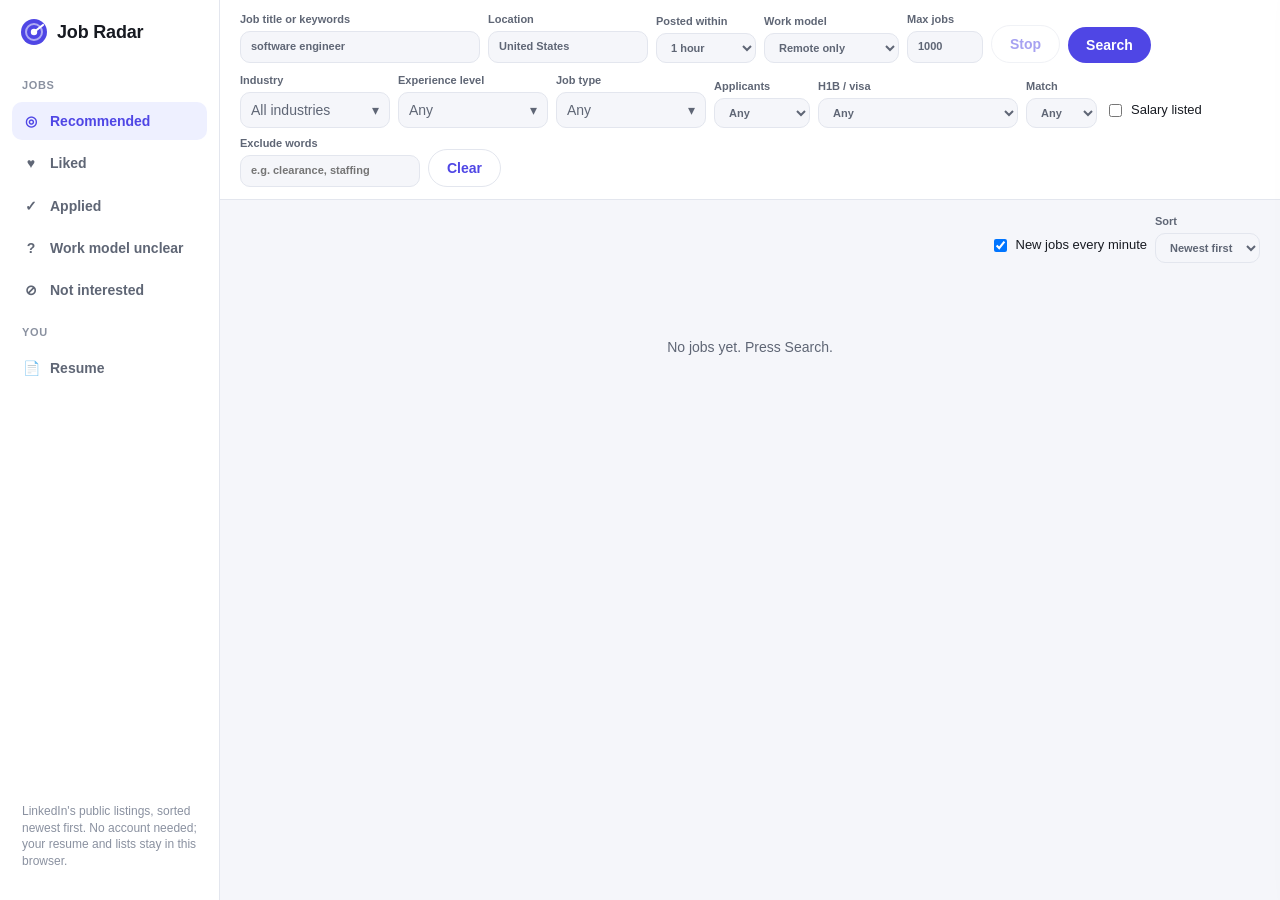
<file: website/index.html>
<!doctype html>
<html lang="en">
<head>
<meta charset="utf-8">
<meta name="viewport" content="width=device-width, initial-scale=1">
<title>Job Radar</title>
<style>
  :root {
    --bg: #f5f6fa; --card: #ffffff; --fg: #171a21; --muted: #5f6675; --faint: #8a91a0; --border: #e3e6ee;
    --accent: #4f46e5; --accent-fg: #ffffff; --accent-soft: #eef0ff;
    --strong: #0f9f6e; --strong-soft: #e3f6ee; --good: #2f6fed; --good-soft: #e8f0ff; --fair: #8a91a0; --fair-soft: #f0f1f5;
    --warn: #c2410c; --warn-soft: #fff1e8; --like: #e11d48; --like-soft: #ffe8ee;
    --track: #e9ebf2; --shadow: 0 1px 2px rgba(20,24,40,.05), 0 4px 16px rgba(20,24,40,.06);
  }
  @media (prefers-color-scheme: dark) {
    :root {
      --bg: #0f1116; --card: #181b22; --fg: #eceef3; --muted: #a3aab8; --faint: #7d8493; --border: #2a2f3a;
      --accent: #8b85ff; --accent-fg: #0f1116; --accent-soft: #23234a;
      --strong: #34d399; --strong-soft: #10332a; --good: #6ea0ff; --good-soft: #1a2a4d; --fair: #8a91a0; --fair-soft: #232731;
      --warn: #fb923c; --warn-soft: #3a2414; --like: #fb7185; --like-soft: #3d1a24;
      --track: #2a2f3a; --shadow: 0 1px 2px rgba(0,0,0,.3), 0 4px 16px rgba(0,0,0,.25);
    }
  }
  * { box-sizing: border-box; }
  html, body { height: 100%; }
  body { margin: 0; background: var(--bg); color: var(--fg); font: 14px/1.45 -apple-system, BlinkMacSystemFont, "Segoe UI", sans-serif; }
  button, input, select, textarea { font: inherit; color: inherit; }
  a { color: inherit; }
  .app { display: grid; grid-template-columns: 220px 1fr; height: 100%; }

  /* ---- sidebar ---- */
  .side { background: var(--card); border-right: 1px solid var(--border); padding: 18px 12px; display: flex; flex-direction: column; gap: 4px; overflow-y: auto; }
  .brand { display: flex; align-items: center; gap: 9px; font-weight: 800; font-size: 18px; padding: 0 8px 16px; letter-spacing: -.01em; }
  .brand svg { flex: none; }
  .side-h { font-size: 11px; font-weight: 700; text-transform: uppercase; letter-spacing: .06em; color: var(--faint); padding: 12px 10px 4px; }
  .tab, .side-btn { display: flex; align-items: center; gap: 10px; width: 100%; border: 0; background: transparent; color: var(--muted); font-weight: 600; padding: 9px 10px; border-radius: 10px; cursor: pointer; text-align: left; }
  .tab:hover, .side-btn:hover { background: var(--bg); color: var(--fg); }
  .tab.on { background: var(--accent-soft); color: var(--accent); }
  .tab .ico, .side-btn .ico { width: 18px; text-align: center; }
  .tab .count { margin-left: auto; font-size: 12px; color: var(--faint); font-weight: 700; }
  .tab.on .count { color: var(--accent); }
  .side-note { margin-top: auto; font-size: 12px; color: var(--faint); padding: 12px 10px 0; line-height: 1.4; }

  /* ---- main: search, filters, feed ---- */
  .main { min-width: 0; display: flex; flex-direction: column; height: 100%; }
  .topbar { background: var(--card); border-bottom: 1px solid var(--border); padding: 12px 20px; display: grid; gap: 10px; }
  .row { display: flex; flex-wrap: wrap; gap: 8px; align-items: end; }
  label { display: flex; flex-direction: column; gap: 3px; font-weight: 600; font-size: 11px; color: var(--muted); }
  input[type=text], input[type=number], select, textarea { background: var(--bg); border: 1px solid var(--border); border-radius: 10px; padding: 7px 10px; min-width: 0; }
  input:focus, select:focus, textarea:focus { outline: 2px solid var(--accent); outline-offset: -1px; }
  #keywords { width: 240px; } #location { width: 160px; } #max { width: 76px; } #exclude { width: 180px; }
  .check { flex-direction: row; align-items: center; gap: 6px; font-size: 13px; color: var(--fg); font-weight: 500; padding-bottom: 8px; }
  .btn { font-weight: 700; border: 0; border-radius: 999px; padding: 8px 18px; cursor: pointer; background: var(--accent); color: var(--accent-fg); }
  .btn.ghost { background: transparent; color: var(--accent); border: 1px solid var(--border); }
  .btn:disabled { opacity: .5; cursor: default; }
  .filters select { max-width: 200px; }
  .field { display: flex; flex-direction: column; gap: 3px; font-weight: 600; font-size: 11px; color: var(--muted); }
  .ms { position: relative; }
  .ms-btn { position: relative; min-width: 150px; max-width: 230px; text-align: left; background: var(--bg); border: 1px solid var(--border); border-radius: 10px; padding: 7px 28px 7px 10px; cursor: pointer; font-size: 14px; font-weight: 500; white-space: nowrap; overflow: hidden; text-overflow: ellipsis; }
  .ms-btn::after { content: '▾'; position: absolute; right: 10px; color: var(--muted); }
  .ms.on .ms-btn { border-color: var(--accent); color: var(--accent); font-weight: 700; }
  .ms-panel { position: absolute; top: calc(100% + 4px); left: 0; z-index: 30; background: var(--card); border: 1px solid var(--border); border-radius: 12px; box-shadow: 0 8px 28px rgba(10,12,20,.18); padding: 6px; min-width: 250px; max-height: 340px; overflow-y: auto; }
  .ms-opt { flex-direction: row; align-items: center; gap: 8px; padding: 6px 8px; border-radius: 8px; font-size: 13px; color: var(--fg); font-weight: 500; cursor: pointer; }
  .ms-opt:hover { background: var(--bg); }
  .ms-opt input { margin: 0; accent-color: var(--accent); }
  .ms-foot { display: flex; justify-content: space-between; align-items: center; border-top: 1px solid var(--border); margin-top: 4px; padding: 6px 4px 2px; font-size: 12px; color: var(--muted); }
  .ms-foot button { border: 0; background: none; color: var(--accent); font-weight: 700; cursor: pointer; padding: 2px 4px; }
  .ms-empty { padding: 8px; color: var(--muted); font-size: 13px; }
  .feed-head { display: flex; align-items: center; justify-content: space-between; gap: 10px; padding: 14px 20px 6px; flex-wrap: wrap; }
  #status { font-size: 13px; color: var(--muted); }
  #status.warn { color: var(--warn); }
  #list { list-style: none; margin: 0; padding: 6px 20px 40px; overflow-y: auto; flex: 1; display: grid; gap: 12px; align-content: start; }
  .empty { color: var(--muted); text-align: center; padding: 48px 12px; }

  /* ---- job card ---- */
  .card { background: var(--card); border: 1px solid var(--border); border-radius: 16px; padding: 16px 18px; display: grid; grid-template-columns: 52px 1fr 150px; gap: 0 16px; cursor: pointer; box-shadow: var(--shadow); max-width: 1100px; }
  .card:hover { border-color: var(--accent); }
  .card.sel { border-color: var(--accent); box-shadow: 0 0 0 1px var(--accent) inset, var(--shadow); }
  .logo { width: 52px; height: 52px; border-radius: 12px; object-fit: contain; background: #fff; border: 1px solid var(--border); }
  .logo.blank { display: grid; place-items: center; font-weight: 800; font-size: 20px; color: var(--muted); background: var(--bg); }
  .logo.big { width: 60px; height: 60px; }
  .c-body { min-width: 0; }
  .c-top { display: flex; flex-wrap: wrap; gap: 6px; align-items: center; margin-bottom: 4px; }
  .time { font-size: 12px; font-weight: 700; color: var(--accent); background: var(--accent-soft); border-radius: 999px; padding: 2px 9px; }
  .ctitle { font-size: 17px; font-weight: 750; line-height: 1.3; margin: 2px 0; }
  .co { color: var(--muted); font-weight: 600; }
  .facts { display: grid; grid-template-columns: repeat(auto-fill, minmax(150px, 1fr)); gap: 6px 14px; margin-top: 10px; color: var(--fg); font-size: 13px; }
  .fact { display: flex; gap: 6px; align-items: center; min-width: 0; }
  .fact span:last-child { overflow: hidden; text-overflow: ellipsis; white-space: nowrap; }
  .fact .fi { color: var(--faint); width: 16px; text-align: center; flex: none; }
  .c-foot { display: flex; flex-wrap: wrap; gap: 6px; margin-top: 12px; padding-top: 10px; border-top: 1px dashed var(--border); align-items: center; }
  .c-side { display: flex; flex-direction: column; align-items: center; justify-content: space-between; gap: 10px; border-left: 1px solid var(--border); padding-left: 16px; }
  .c-actions { display: flex; gap: 6px; align-items: center; justify-content: center; flex-wrap: wrap; }
  .icon-btn { width: 34px; height: 34px; border-radius: 50%; border: 1px solid var(--border); background: var(--card); cursor: pointer; display: grid; place-items: center; font-size: 15px; color: var(--muted); }
  .icon-btn:hover { border-color: var(--accent); color: var(--fg); }
  .icon-btn.on-like { background: var(--like-soft); color: var(--like); border-color: transparent; }
  .apply { font-weight: 700; border-radius: 999px; padding: 7px 14px; background: var(--accent); color: var(--accent-fg); text-decoration: none; font-size: 13px; white-space: nowrap; }

  /* ---- tags ---- */
  .tag { font-size: 12px; border-radius: 999px; padding: 2px 9px; background: var(--bg); border: 1px solid var(--border); color: var(--fg); white-space: nowrap; }
  .tag.new { color: var(--strong); background: var(--strong-soft); border-color: transparent; font-weight: 800; }
  .tag.liked { color: var(--like); background: var(--like-soft); border-color: transparent; font-weight: 700; }
  .tag.applied { color: var(--strong); background: var(--strong-soft); border-color: transparent; font-weight: 700; }
  .tag.ind { color: var(--accent); background: var(--accent-soft); border-color: transparent; font-weight: 600; }
  .tag.muted { color: var(--muted); }
  .tag.early, .tag.wp-remote, .tag.visa-yes, .tag.have { color: var(--strong); background: var(--strong-soft); border-color: transparent; font-weight: 600; }
  .tag.wp-hybrid, .tag.wp-onsite, .tag.visa-no, .tag.visa-clearance { color: var(--warn); background: var(--warn-soft); border-color: transparent; font-weight: 600; }
  .tag.miss { color: var(--muted); border-style: dashed; }

  /* ---- match ring ---- */
  .ring { --p: 0; --c: var(--fair); width: 86px; height: 86px; border-radius: 50%; display: grid; place-items: center; background: conic-gradient(var(--c) calc(var(--p) * 1%), var(--track) 0); flex: none; }
  .ring::before { content: ''; grid-area: 1 / 1; width: 70px; height: 70px; border-radius: 50%; background: var(--card); }
  .ring b { grid-area: 1 / 1; font-size: 20px; font-weight: 800; z-index: 1; color: var(--c); }
  .ring.strong { --c: var(--strong); } .ring.good { --c: var(--good); } .ring.fair { --c: var(--fair); }
  .ring.none b { font-size: 13px; color: var(--faint); }
  .ring.sm { width: 64px; height: 64px; } .ring.sm::before { width: 52px; height: 52px; } .ring.sm b { font-size: 16px; }
  .mlabel { font-size: 10.5px; font-weight: 800; letter-spacing: .06em; text-transform: uppercase; text-align: center; }
  .mlabel.strong { color: var(--strong); } .mlabel.good { color: var(--good); } .mlabel.fair { color: var(--fair); }
  .mlabel button { border: 0; background: none; color: var(--accent); font: inherit; cursor: pointer; padding: 0; text-transform: none; letter-spacing: 0; font-size: 12px; font-weight: 700; }

  /* ---- detail drawer ---- */
  .scrim { position: fixed; inset: 0; background: rgba(10,12,20,.35); opacity: 0; pointer-events: none; transition: opacity .15s; z-index: 9; }
  body.reading .scrim { opacity: 1; pointer-events: auto; }
  .drawer { position: fixed; top: 0; right: 0; bottom: 0; width: min(680px, 100vw); background: var(--bg); border-left: 1px solid var(--border); box-shadow: -8px 0 30px rgba(10,12,20,.18); transform: translateX(105%); transition: transform .2s ease; z-index: 10; overflow-y: auto; padding: 18px 24px 48px; }
  body.reading .drawer { transform: none; }
  .d-close { position: sticky; top: 0; float: right; z-index: 2; }
  .d-head { display: grid; grid-template-columns: 60px 1fr; gap: 6px 16px; align-items: start; background: var(--card); border: 1px solid var(--border); border-radius: 16px; padding: 18px; box-shadow: var(--shadow); }
  .d-head h2 { margin: 2px 0; font-size: 22px; line-height: 1.25; }
  .d-head .facts { grid-column: 1 / -1; }
  .d-head .c-foot { grid-column: 1 / -1; }
  .d-actions { grid-column: 1 / -1; display: flex; flex-wrap: wrap; gap: 8px; margin-top: 12px; }
  .act { border: 1px solid var(--border); background: var(--card); border-radius: 999px; padding: 8px 16px; font-weight: 700; cursor: pointer; text-decoration: none; }
  .act.primary { background: var(--accent); color: var(--accent-fg); border-color: var(--accent); }
  .act.on-saved { background: var(--like-soft); color: var(--like); border-color: transparent; }
  .act.on-applied { background: var(--strong-soft); color: var(--strong); border-color: transparent; }
  .section { background: var(--card); border: 1px solid var(--border); border-radius: 16px; padding: 16px 18px; margin-top: 14px; box-shadow: var(--shadow); }
  .section h3 { margin: 0 0 10px; font-size: 15px; }
  .match-top { display: flex; gap: 16px; align-items: center; }
  .bars { display: grid; gap: 8px; flex: 1; min-width: 180px; }
  .bar { display: grid; grid-template-columns: 92px 1fr 40px; gap: 8px; align-items: center; font-size: 12.5px; color: var(--muted); }
  .bar i { display: block; height: 8px; border-radius: 99px; background: var(--track); overflow: hidden; }
  .bar i b { display: block; height: 100%; border-radius: 99px; background: var(--c, var(--accent)); }
  .bar span:last-child { text-align: right; font-weight: 700; color: var(--fg); }
  .tags { display: flex; flex-wrap: wrap; gap: 6px; margin-top: 10px; }
  .why { color: var(--muted); font-size: 13px; margin: 4px 0 0; }
  .company { font-weight: 700; text-decoration: none; }
  .company:hover { text-decoration: underline; }
  .jd { line-height: 1.6; }
  .jd ul, .jd ol { padding-left: 22px; }
  .jd li { margin: 2px 0; }

  /* ---- dialog + toast ---- */
  dialog { border: 1px solid var(--border); border-radius: 16px; padding: 0; background: var(--card); color: var(--fg); width: min(640px, calc(100vw - 32px)); }
  dialog::backdrop { background: rgba(10,12,20,.45); }
  .dlg { padding: 20px 22px; display: grid; gap: 10px; }
  .dlg h2 { margin: 0; font-size: 18px; }
  .dlg .why { margin: 0; }
  textarea { resize: vertical; }
  .toast { position: fixed; left: 50%; bottom: 22px; transform: translateX(-50%); background: var(--fg); color: var(--bg); border-radius: 14px; padding: 12px 14px 12px 18px; display: none; gap: 10px; align-items: center; z-index: 20; box-shadow: 0 8px 30px rgba(0,0,0,.25); max-width: calc(100vw - 32px); }
  .toast.show { display: flex; }
  .toast button { border: 0; border-radius: 999px; padding: 6px 12px; font-weight: 700; cursor: pointer; }
  .toast .yes { background: var(--strong); color: #fff; }
  .toast .no { background: transparent; color: var(--bg); border: 1px solid currentColor; }

  /* ---- small screens ---- */
  @media (max-width: 900px) {
    .app { grid-template-columns: 1fr; grid-template-rows: auto 1fr; }
    .side { flex-direction: row; align-items: center; padding: 8px 10px; gap: 2px; border-right: 0; border-bottom: 1px solid var(--border); overflow-x: auto; }
    .brand { padding: 0 8px 0 4px; font-size: 16px; }
    .brand span, .side-h, .side-note { display: none; }
    .tab, .side-btn { width: auto; padding: 7px 10px; white-space: nowrap; }
    .tab .count { margin-left: 4px; }
    .topbar { padding: 10px 12px; }
    #keywords, #location, #exclude { width: 100%; }
    .row > label, .row > .field { flex: 1 1 140px; }
    .ms-btn { width: 100%; max-width: none; }
    #list { padding: 6px 12px 40px; }
    .feed-head { padding: 12px 12px 4px; }
    .card { grid-template-columns: 44px 1fr; padding: 14px; }
    .logo { width: 44px; height: 44px; }
    .c-side { grid-column: 1 / -1; flex-direction: row; border-left: 0; padding-left: 0; border-top: 1px solid var(--border); padding-top: 12px; margin-top: 12px; }
    .ring { width: 64px; height: 64px; } .ring::before { width: 52px; height: 52px; } .ring b { font-size: 16px; }
    .drawer { padding: 14px 14px 40px; }
  }
</style>
</head>
<body>
<div class="app">
  <aside class="side">
    <div class="brand">
      <svg width="28" height="28" viewBox="0 0 28 28" aria-hidden="true"><circle cx="14" cy="14" r="13" fill="var(--accent)"/><circle cx="14" cy="14" r="8" fill="none" stroke="#fff" stroke-width="2" opacity=".55"/><circle cx="14" cy="14" r="3.2" fill="#fff"/><path d="M14 14 L23 7" stroke="#fff" stroke-width="2.2" stroke-linecap="round"/></svg>
      <span>Job Radar</span>
    </div>
    <div class="side-h">Jobs</div>
    <button class="tab on" data-tab="all"><span class="ico">◎</span><span class="lbl">Recommended</span><span class="count"></span></button>
    <button class="tab" data-tab="saved"><span class="ico">♥</span><span class="lbl">Liked</span><span class="count"></span></button>
    <button class="tab" data-tab="applied"><span class="ico">✓</span><span class="lbl">Applied</span><span class="count"></span></button>
    <button class="tab" data-tab="unclear" title="Jobs that don't say whether they're remote"><span class="ico">?</span><span class="lbl">Work model unclear</span><span class="count"></span></button>
    <button class="tab" data-tab="hidden"><span class="ico">⊘</span><span class="lbl">Not interested</span><span class="count"></span></button>
    <div class="side-h">You</div>
    <button class="side-btn" id="resumeBtn" type="button"><span class="ico">📄</span><span class="lbl">Resume</span></button>
    <p class="side-note">LinkedIn's public listings, sorted newest first. No account needed; your resume and lists stay in this browser.</p>
  </aside>

  <main class="main">
    <div class="topbar">
      <form id="form" class="row">
        <label>Job title or keywords <input type="text" id="keywords" value="software engineer"></label>
        <label>Location <input type="text" id="location" value="United States"></label>
        <label>Posted within
          <select id="window">
            <option value="900">15 minutes</option>
            <option value="1800">30 minutes</option>
            <option value="3600" selected>1 hour</option>
            <option value="10800">3 hours</option>
            <option value="21600">6 hours</option>
            <option value="43200">12 hours</option>
            <option value="86400">24 hours</option>
            <option value="259200">3 days</option>
            <option value="604800">Week</option>
          </select>
        </label>
        <label>Work model
          <select id="workplace">
            <option value="remote" selected>Remote only</option>
            <option value="maybe">Remote + unclear</option>
            <option value="">Any</option>
          </select>
        </label>
        <label>Max jobs <input type="number" id="max" value="1000" min="10" max="1000" step="10"></label>
        <button type="button" class="btn ghost" id="stop" disabled>Stop</button>
        <button type="submit" class="btn" id="go">Search</button>
      </form>
      <div class="row filters">
        <div class="field">Industry <div class="ms" id="fIndustry"><button type="button" class="ms-btn"></button><div class="ms-panel" hidden></div></div></div>
        <div class="field">Experience level <div class="ms" id="fSeniority"><button type="button" class="ms-btn"></button><div class="ms-panel" hidden></div></div></div>
        <div class="field">Job type <div class="ms" id="fType"><button type="button" class="ms-btn"></button><div class="ms-panel" hidden></div></div></div>
        <label>Applicants
          <select id="fApplicants">
            <option value="">Any</option>
            <option value="25">Under 25</option>
            <option value="50">Under 50</option>
            <option value="100">Under 100</option>
          </select>
        </label>
        <label>H1B / visa
          <select id="fVisa">
            <option value="">Any</option>
            <option value="ok">Hide "no sponsorship" &amp; clearance</option>
          </select>
        </label>
        <label>Match
          <select id="fMatch">
            <option value="">Any</option>
            <option value="60">60%+</option>
            <option value="70">70%+</option>
            <option value="80">80%+</option>
          </select>
        </label>
        <label class="check"><input type="checkbox" id="fSalary"> Salary listed</label>
        <label>Exclude words <input type="text" id="exclude" placeholder="e.g. clearance, staffing"></label>
        <button type="button" class="btn ghost" id="clearFilters">Clear</button>
      </div>
    </div>
    <div class="feed-head">
      <div id="status"></div>
      <div class="row">
        <label class="check"><input type="checkbox" id="auto" checked> New jobs every minute</label>
        <label>Sort
          <select id="sort">
            <option value="new">Newest first</option>
            <option value="match">Best match</option>
          </select>
        </label>
      </div>
    </div>
    <ol id="list"></ol>
  </main>
</div>

<div class="scrim" id="scrim"></div>
<section class="drawer" id="detail" aria-label="Job details"></section>
<div class="toast" id="toast"><span id="toastText"></span><button class="yes" id="toastYes">Yes, applied</button><button class="no" id="toastNo">No</button></div>

<dialog id="resumeDlg">
  <form method="dialog" class="dlg">
    <h2>Your resume</h2>
    <p class="why">Used only in this browser to score each job. It is never sent anywhere.</p>
    <label>Upload (PDF or text) <input type="file" id="resumeFile" accept=".pdf,.txt,.md,text/plain,application/pdf"></label>
    <label>Or paste it <textarea id="resumeText" rows="12" placeholder="Paste your resume here"></textarea></label>
    <label>Years of experience <input type="number" id="resumeYears" min="0" max="50" step="1" style="width:100px"></label>
    <div id="resumeSkills" class="tags"></div>
    <div class="row" style="justify-content:flex-end">
      <button type="button" class="btn ghost" id="resumeClear">Remove resume</button>
      <button type="button" class="btn ghost" id="resumeCancel">Cancel</button>
      <button type="submit" class="btn" id="resumeSave">Save</button>
    </div>
  </form>
</dialog>

<script>
const $ = (id) => document.getElementById(id);
const PAGE_GAP_MS = 1200;
const CHECK_EVERY_MS = 60_000;
let running = false, stopRequested = false;
let jobs = new Map();     // id -> job with { lo, hi } posting window (ms) and firstSeen
let searchKey = '';
let searchDoneAt = 0;     // jobs first seen after this get a NEW badge
let lastCheckAt = 0;      // when LinkedIn was last asked (full search or check)
let newSinceSearch = 0;
const details = new Map(); // id -> { status, industry, seniority, employmentType, applicants, descriptionHtml, ... }
let tab = 'all';
let selectedId = null;

const store = {
  get(k, d) { try { return JSON.parse(localStorage.getItem(k)) ?? d; } catch { return d; } },
  set(k, v) { try { localStorage.setItem(k, JSON.stringify(v)); } catch {} },
};

// ---- Saved / Applied / Hidden, kept in this browser ----
// id -> { state: 'saved' | 'applied' | 'hidden', at, job: {title, company, ...} }
let tracker = store.get('tracker', {});
const trackState = (id) => tracker[id]?.state || '';
function setTrack(id, state) {
  if (!state || trackState(id) === state) delete tracker[id];
  else {
    const j = jobs.get(id) || tracker[id]?.job || {};
    const { title, company, location, salary, url, logo, companyUrl, hi } = j;
    tracker[id] = { state, at: Date.now(), job: { id, title, company, location, salary, url, logo, companyUrl, hi } };
  }
  store.set('tracker', tracker);
  render();
}

// ---- posting time ----
// "35 minutes ago" -> the range it was posted in. LinkedIn rounds down,
// so "35 minutes ago" means 35–36 min before the page was fetched.
const UNIT = { second: 1e3, minute: 6e4, hour: 36e5, day: 864e5, week: 6048e5, month: 2592e6 };
function postedWindow(text, at) {
  if (/just now|moments? ago/i.test(text)) return { lo: at - 6e4, hi: at };
  const m = text.match(/(\d+)\s+(second|minute|hour|day|week|month)s?\s+ago/i);
  if (!m) return null;
  const u = UNIT[m[2].toLowerCase()], n = Number(m[1]);
  return { lo: at - (n + 1) * u, hi: at - n * u };
}
const mid = (j) => (j.lo + j.hi) / 2;

function remember(job, fetchedAt) {
  const w = postedWindow(job.postedText, fetchedAt);
  const old = jobs.get(job.id);
  const merged = { ...old, ...job, firstSeen: old?.firstSeen ?? Date.now() };
  if (w) {
    // Each sighting narrows down when it was posted.
    const lo = old?.lo != null ? Math.max(old.lo, w.lo) : w.lo;
    const hi = old?.hi != null ? Math.min(old.hi, w.hi) : w.hi;
    Object.assign(merged, lo <= hi ? { lo, hi } : w); // no overlap = reposted
  }
  jobs.set(job.id, merged);
  return !old;
}

function ageLabel(ms) {
  if (ms == null) return '';
  const min = Math.max(0, Math.floor((Date.now() - ms) / 6e4));
  if (min < 1) return 'just now';
  if (min < 60) return `${min} min ago`;
  const h = Math.floor(min / 60);
  return h < 48 ? `${h} hr ago` : `${Math.floor(h / 24)} days ago`;
}

const isNew = (j) => searchDoneAt && j.firstSeen > searchDoneAt;

// "Over 200 applicants" -> 201, "Be among the first 25 applicants" -> 24
function applicantCount(text) {
  if (!text) return null;
  const n = Number((text.match(/[\d,]+/) || [''])[0].replace(/,/g, ''));
  if (!n) return null;
  if (/over/i.test(text)) return n + 1;
  if (/first/i.test(text)) return n - 1;
  return n;
}

// ---- remote / hybrid / on-site ----
// LinkedIn's public pages have no workplace field, and its remote filter is
// ignored there, so each job is classified from its title, description and
// location. Explicit on-site/hybrid wording beats a passing mention of remote.
const RX = {
  countryOnly: /^\s*(United States|USA|Canada|United Kingdom|Ireland|Germany|Netherlands|Spain|Portugal|Poland|India|Australia|Brazil|Mexico|Argentina|Europe|EMEA|LATAM|Latin America|Worldwide)\s*$/i,
  titleRemote: /\b(remote|wfh|work from home|telecommute|telework|anywhere)\b/i,
  titleHybrid: /\bhybrid\b/i,
  titleOnsite: /\b(on-?site|in-?office|in-?person)\b/i,
  notRemote: /\b(not (a |an )?remote|no remote|non-remote|remote (work )?(is|will) not|not eligible for remote|not open to remote|this is not a remote|remote[^.]{0,40}\b(will not|won't|cannot|can't|is not|are not|not) be (considered|available|offered|possible|accepted))\b/i,
  hybrid: /\bhybrid\b(?!\s+(cloud|app|mobile|infrastructure|environment(s)? (across|including)))[^.]{0,90}?\b(\d|one|two|three|four|days?|week|schedule|model|role|position|work|office|onsite|on-site|in-person|location)/i,
  onsite: /\b((on-?site|in[- ]office|in the office|in-person|in person)\b[^.]{0,70}?\b(\d|one|two|three|four|five|days?|week|required|requirement|role|position|basis|daily|full[- ]time|expected)|(must|will|required to|expected to) (be able to )?(work|report|be) (on-?site|in (the|our|an) office|in person)|this (role|position|job) is (based |located )?(on-?site|in-office|in our [^.]{0,40}office))/i,
  remote: /\b((fully|100%|completely|entirely|permanently) remote|remote[- ](first|friendly|based|eligible)\b|remote (role|position|opportunity|job|employee|candidates?|anywhere)|work (remotely|from anywhere|from home)|this (role|position|job) (is|can be) (a )?(fully )?remote|(is|are) (a )?(fully )?remote (role|position)|remote (within|in|from) (the )?(us|u\.s\.|usa|united states|canada|uk|europe)|location:?\s*remote|remote,\s*(us|usa|united states))\b/i,
};

function snippet(text, re) {
  const m = text.match(re);
  if (!m) return '';
  const i = Math.max(0, m.index - 30);
  return (i ? '…' : '') + text.slice(i, m.index + m[0].length + 30).trim() + '…';
}

function workplaceOf(j) {
  const title = j.title || '';
  if (RX.titleOnsite.test(title)) return { type: 'onsite', why: `Title says "${title.match(RX.titleOnsite)[0]}"` };
  if (RX.titleHybrid.test(title)) return { type: 'hybrid', why: 'Title says "hybrid"' };
  if (RX.titleRemote.test(title)) return { type: 'remote', why: `Title says "${title.match(RX.titleRemote)[0]}"` };
  const d = details.get(j.id);
  if (!d || d.status !== 200) return { type: 'pending', why: 'Reading the description…' };
  const text = (d.descriptionText || '').replace(/\s+/g, ' ');
  if (RX.notRemote.test(text)) return { type: 'onsite', why: `Description: "${snippet(text, RX.notRemote)}"` };
  if (RX.onsite.test(text)) return { type: 'onsite', why: `Description: "${snippet(text, RX.onsite)}"` };
  if (RX.hybrid.test(text)) return { type: 'hybrid', why: `Description: "${snippet(text, RX.hybrid)}"` };
  if (RX.remote.test(text)) return { type: 'remote', why: `Description: "${snippet(text, RX.remote)}"` };
  // LinkedIn's remote listings usually give just a country as the location.
  if (RX.countryOnly.test(j.location || '')) return { type: 'remote', why: `Location is only "${j.location}" and nothing says on-site or hybrid` };
  return { type: 'unknown', why: 'Neither the title nor the description says remote or on-site' };
}

const WP_LABEL = { remote: 'Remote', hybrid: 'Hybrid', onsite: 'On-site', unknown: 'Workplace unclear', pending: '' };

// ---- resume match, sponsorship, experience ----
// Everything here runs in your browser; your resume is never sent anywhere.
const SKILLS = [
  // languages
  ['JavaScript', /\bjavascript\b|\bes6\b/i], ['TypeScript', /\btypescript\b/i], ['Python', /\bpython\b/i],
  ['Java', /\bjava\b(?!\s*script)/i], ['C#', /\bc#|\bc sharp\b/i], ['C++', /\bc\+\+/i], ['Go', /\bgolang\b|\bGo\b(?=[,/)]|\s+(and|or|developer|engineer|services?|microservices))/],
  ['Rust', /\brust\b/i], ['Ruby', /\bruby\b/i], ['PHP', /\bphp\b/i], ['Kotlin', /\bkotlin\b/i], ['Swift', /\bswift\b/i],
  ['Scala', /\bscala\b/i], ['Elixir', /\belixir\b/i], ['SQL', /\bsql\b/i], ['Bash', /\bbash\b|\bshell scripting\b/i],
  // web
  ['React', /\breact(\.js|js)?\b(?!\s*native)/i], ['Angular', /\bangular\b/i], ['Vue', /\bvue(\.js|js)?\b/i], ['Next.js', /\bnext\.?js\b/i],
  ['Node.js', /\bnode(\.js|js)?\b/i], ['Express', /\bexpress(\.js|js)?\b/i], ['Redux', /\bredux\b/i], ['HTML', /\bhtml5?\b/i], ['CSS', /\bcss3?\b|\bsass\b|\bscss\b/i],
  ['Tailwind', /\btailwind\b/i], ['GraphQL', /\bgraphql\b/i], ['REST APIs', /\brest(ful)?\b(\s+apis?)?/i], ['gRPC', /\bgrpc\b/i],
  // backend frameworks
  ['Spring', /\bspring( boot)?\b/i], ['Django', /\bdjango\b/i], ['Flask', /\bflask\b/i], ['FastAPI', /\bfastapi\b/i], ['Rails', /\brails\b/i],
  ['.NET', /\.net\b|\basp\.net\b/i], ['Laravel', /\blaravel\b/i],
  // data
  ['PostgreSQL', /\bpostgres(ql)?\b/i], ['MySQL', /\bmysql\b/i], ['MongoDB', /\bmongo(db)?\b/i], ['Redis', /\bredis\b/i],
  ['Elasticsearch', /\belastic ?search\b|\bopensearch\b/i], ['Kafka', /\bkafka\b/i], ['Spark', /\bspark\b/i], ['Snowflake', /\bsnowflake\b/i],
  ['DynamoDB', /\bdynamo ?db\b/i], ['Cassandra', /\bcassandra\b/i], ['BigQuery', /\bbigquery\b/i], ['Airflow', /\bairflow\b/i], ['dbt', /\bdbt\b/],
  // cloud & ops
  ['AWS', /\baws\b|\bamazon web services\b/i], ['Azure', /\bazure\b/i], ['GCP', /\bgcp\b|\bgoogle cloud\b/i], ['Docker', /\bdocker\b/i],
  ['Kubernetes', /\bkubernetes\b|\bk8s\b/i], ['Terraform', /\bterraform\b/i], ['CI/CD', /\bci\s*\/\s*cd\b|\bcontinuous (integration|delivery|deployment)\b/i],
  ['Jenkins', /\bjenkins\b/i], ['GitHub Actions', /\bgithub actions\b/i], ['Linux', /\blinux\b/i], ['Microservices', /\bmicro-?services\b/i],
  ['Distributed systems', /\bdistributed systems?\b/i], ['System design', /\bsystem design\b/i], ['Git', /\bgit\b(?!hub)/i],
  // AI / ML
  ['Machine learning', /\bmachine learning\b|\bml\b/i], ['PyTorch', /\bpytorch\b/i], ['TensorFlow', /\btensorflow\b/i], ['LLMs', /\bllms?\b|\blarge language models?\b/i],
  ['NLP', /\bnlp\b|\bnatural language processing\b/i], ['Computer vision', /\bcomputer vision\b/i], ['Generative AI', /\bgen(erative)? ?ai\b/i],
  ['RAG', /\brag\b|\bretrieval[- ]augmented\b/i], ['LangChain', /\blangchain\b/i],
  // mobile
  ['iOS', /\bios\b/i], ['Android', /\bandroid\b/i], ['React Native', /\breact native\b/i], ['Flutter', /\bflutter\b/i],
  // testing & process
  ['Jest', /\bjest\b/i], ['Cypress', /\bcypress\b/i], ['Selenium', /\bselenium\b/i], ['Playwright', /\bplaywright\b/i], ['Agile', /\bagile\b|\bscrum\b/i],
];

function skillsIn(text) {
  return SKILLS.filter(([, re]) => re.test(text)).map(([name]) => name);
}

// { text, years } saved in this browser only.
let resume = store.get('resume', { text: '', years: '' });
let resumeSkills = new Set(skillsIn(resume.text));
const wordsOf = (t) => new Set((t || '').toLowerCase().match(/[a-z][a-z0-9+#.]*/g) || []);
let resumeWords = wordsOf(resume.text);
// Role words of a job title, without seniority and filler ("Senior Software Engineer II" -> software, engineer)
const TITLE_SKIP = new Set(['senior', 'sr', 'sr.', 'junior', 'jr', 'jr.', 'staff', 'principal', 'lead', 'head', 'chief', 'i', 'ii', 'iii', 'iv', 'v', 'of', 'and', 'the', 'for', 'with', 'to', 'in', 'a', 'an', 'at', 'on', 'remote', 'hybrid', 'onsite', 'on-site', 'us', 'usa', 'level', 'mid', 'entry', 'new', 'grad', 'contract', 'full', 'time', 'part', 'temporary', 'w2', 'c2c', 'needed', 'urgent', 'hiring', 'only', 'locals', 'local', 'wfh']);
function titleWords(title) {
  return [...wordsOf((title || '').replace(/\(.*?\)|\[.*?\]/g, ' '))].filter((w) => w.length > 1 && !TITLE_SKIP.has(w) && !/^\d/.test(w));
}
let resumeVersion = 0;
function setResume(text, years) {
  resume = { text, years };
  store.set('resume', resume);
  resumeSkills = new Set(skillsIn(text));
  resumeWords = wordsOf(text);
  resumeVersion++;
  matchCache.clear();
}
const hasResume = () => resumeSkills.size > 0;

// "5+ years of experience" -> 5 (the first number that's about experience;
// that's usually the main requirement)
function yearsRequired(text) {
  for (const m of text.matchAll(/\b(\d{1,2})\s*(\+|or more|to \d{1,2}|-\s*\d{1,2})?\s*(\+)?\s*years?['’]?\s*(of\s+)?[^.]{0,50}?\bexperience\b/gi)) {
    const n = Number(m[1]);
    if (n >= 1 && n <= 20) return n;
  }
  return null;
}

const VISA_RX = {
  clearance: /\b(security clearance|clearance (is )?required|active (secret|top secret|ts\/sci)|ts\/sci|top secret clearance|u\.?s\.? citizenship (is )?required|must be (a )?u\.?s\.? citizen|only u\.?s\.? citizens)\b/i,
  noSponsor: /\b((not|unable to|cannot|can't|won't|will not|does not|do not|is not able to)\s+(provide|offer|sponsor|support|consider)[^.]{0,50}\b(sponsor\w*|visas?|h-?1b)|without (the )?(need for )?(current or future |now or in the future )?(employer |visa )?sponsorship|sponsorship (is |will )?not (be )?(available|provided|offered)|no (visa )?sponsorship|not (eligible )?for (visa )?sponsorship)/i,
  sponsor: /\b((will|can|able to|happy to|we) sponsor|visa sponsorship (is )?(available|provided|offered)|h-?1b (sponsorship |transfers? )?(is )?(available|welcome|supported|accepted)|sponsorship (is )?available)\b/i,
};

const matchCache = new Map(); // id -> result (cleared when the resume changes)
function insightsOf(j) {
  const d = details.get(j.id);
  if (!d || d.status !== 200) return null;
  const key = j.id + ':' + resumeVersion;
  if (matchCache.has(key)) return matchCache.get(key);
  const text = `${j.title}. ${d.descriptionText || ''}`.replace(/\s+/g, ' ');
  const jobSkills = skillsIn(text);
  const have = jobSkills.filter((s) => resumeSkills.has(s));
  const missing = jobSkills.filter((s) => !resumeSkills.has(s));
  const years = yearsRequired(text);
  const myYears = Number(resume.years) || null;
  // Three parts, like a recruiter's first look: skills (60%), years of
  // experience (25%) and job title (15%). Parts the job doesn't give are skipped.
  const parts = { skills: null, exp: null, title: null };
  let score = null;
  if (hasResume()) {
    if (jobSkills.length) parts.skills = Math.round((100 * have.length) / jobSkills.length);
    if (years && myYears != null) parts.exp = myYears >= years ? 100 : Math.max(0, 100 - (years - myYears) * 25);
    const words = titleWords(j.title);
    if (words.length) parts.title = Math.round((100 * words.filter((w) => resumeWords.has(w)).length) / words.length);
    const weighted = [[parts.skills, 0.6], [parts.exp, 0.25], [parts.title, 0.15]].filter(([v]) => v != null);
    if (parts.skills != null && weighted.length) {
      score = Math.round(weighted.reduce((s, [v, w]) => s + v * w, 0) / weighted.reduce((s, [, w]) => s + w, 0));
    }
  }
  const visa = VISA_RX.clearance.test(text) ? 'clearance' : VISA_RX.noSponsor.test(text) ? 'no' : VISA_RX.sponsor.test(text) ? 'yes' : '';
  const n = applicantCount(d.applicants);
  const out = { jobSkills, have, missing, years, myYears, score, parts, visa, early: n != null && n < 25 };
  matchCache.set(key, out);
  return out;
}

const VISA_LABEL = { clearance: 'US citizen / clearance', no: 'No sponsorship', yes: 'Sponsors visas' };
const matchClass = (s) => (s >= 80 ? 'strong' : s >= 60 ? 'good' : 'fair');
const matchWord = (s) => (s >= 80 ? 'Strong match' : s >= 60 ? 'Good match' : 'Fair match');

// PDF resumes are read with pdf.js (loaded only when you pick a PDF).
async function pdfText(file) {
  if (!window.pdfjsLib) {
    await new Promise((ok, fail) => {
      const s = document.createElement('script');
      s.src = 'https://cdnjs.cloudflare.com/ajax/libs/pdf.js/3.11.174/pdf.min.js';
      s.onload = ok; s.onerror = () => fail(new Error('Could not load the PDF reader.'));
      document.head.append(s);
    });
    pdfjsLib.GlobalWorkerOptions.workerSrc = 'https://cdnjs.cloudflare.com/ajax/libs/pdf.js/3.11.174/pdf.worker.min.js';
  }
  const pdf = await pdfjsLib.getDocument({ data: await file.arrayBuffer() }).promise;
  const pages = [];
  for (let i = 1; i <= pdf.numPages; i++) {
    const c = await (await pdf.getPage(i)).getTextContent();
    pages.push(c.items.map((it) => it.str).join(' '));
  }
  return pages.join('\n');
}

// ---- filters ----
// ---- multi-select dropdowns (Industry, Experience level, Job type) ----
const MS = {}; // id -> { selected: Set, options: [[value, label]], anyText, pending }
function msInit(id, options, anyText) {
  MS[id] = { selected: new Set(), options, anyText, pending: null };
  const root = $(id);
  root.querySelector('.ms-btn').addEventListener('click', (e) => {
    e.stopPropagation();
    const panel = root.querySelector('.ms-panel');
    const opening = panel.hidden;
    closeAllMs();
    panel.hidden = !opening;
  });
  root.querySelector('.ms-panel').addEventListener('click', (e) => e.stopPropagation());
  msDraw(id);
}
function closeAllMs() {
  for (const [id, m] of Object.entries(MS)) {
    const panel = $(id).querySelector('.ms-panel');
    if (panel.hidden) continue;
    panel.hidden = true;
    if (m.pending) { m.options = m.pending; m.pending = null; msDraw(id); }
  }
}
document.addEventListener('click', closeAllMs);
document.addEventListener('keydown', (e) => { if (e.key === 'Escape') closeAllMs(); });
const msValues = (id) => [...MS[id].selected];
function msSet(id, values) { MS[id].selected = new Set(values || []); msDraw(id); }
function msSetOptions(id, options) {
  const m = MS[id];
  // Don't reshuffle a list while you're ticking boxes in it.
  if (!$(id).querySelector('.ms-panel').hidden) { m.pending = options; return; }
  m.options = options; msDraw(id);
}
// Button text and counter only (ticking a box doesn't redraw the list).
function msLabel(id) {
  const m = MS[id], root = $(id);
  const sel = [...m.selected];
  const btn = root.querySelector('.ms-btn');
  btn.textContent = !sel.length ? m.anyText : sel.length === 1 ? sel[0] : `${sel.length} selected`;
  btn.title = sel.join(', ');
  root.classList.toggle('on', sel.length > 0);
  const count = root.querySelector('.ms-count');
  if (count) count.textContent = sel.length ? `${sel.length} selected` : 'Pick one or more';
}
function msDraw(id) {
  const m = MS[id], root = $(id);
  const sel = [...m.selected];
  msLabel(id);
  const opts = [...m.options];
  for (const v of sel) if (!opts.some(([o]) => o === v)) opts.push([v, v]); // keep picks that aren't loaded yet
  const rows = opts.map(([v, label]) => {
    const row = el('label', 'ms-opt');
    const cb = el('input');
    cb.type = 'checkbox';
    cb.checked = m.selected.has(v);
    cb.addEventListener('change', () => {
      if (cb.checked) m.selected.add(v); else m.selected.delete(v);
      msLabel(id); onFilterChange();
    });
    row.append(cb, el('span', null, label));
    return row;
  });
  const foot = el('div', 'ms-foot');
  foot.append(el('span', 'ms-count'));
  const clear = el('button', null, 'Clear');
  clear.type = 'button';
  clear.addEventListener('click', () => { m.selected.clear(); msDraw(id); onFilterChange(); });
  foot.append(clear);
  root.querySelector('.ms-panel').replaceChildren(...(rows.length ? rows : [el('div', 'ms-empty', 'Industries appear as job details load…')]), foot);
  msLabel(id);
}
const splitIndustry = (s) => (s || '').split(/,\s*|\s+and\s+/).filter(Boolean);

const detailFilters = () => msValues('fIndustry').length || msValues('fSeniority').length || msValues('fType').length || $('fApplicants').value || $('fVisa').value || $('fMatch').value;
function filtersOn() {
  return $('workplace').value || detailFilters();
}

function passesFilters(j, ignoreWorkplace) {
  const d = details.get(j.id);
  const words = $('exclude').value.split(',').map((w) => w.trim().toLowerCase()).filter(Boolean);
  if (words.length) {
    const text = `${j.title} ${j.company} ${j.location} ${d?.industry || ''} ${d?.descriptionText || ''}`.toLowerCase();
    if (words.some((w) => text.includes(w))) return false;
  }
  if ($('fSalary').checked && !j.salary) return false;
  const wp = ignoreWorkplace ? '' : $('workplace').value;
  if (wp) {
    const t = workplaceOf(j).type;
    if (wp === 'remote' && t !== 'remote') return false;
    if (wp === 'maybe' && !['remote', 'unknown', 'pending'].includes(t)) return false;
  }
  if (!filtersOn()) return true;
  if (!detailFilters()) return true;
  if (!d || d.status !== 200) return false; // shown once its details have loaded
  // Within a filter, any ticked choice matches (Entry level OR Associate).
  const inds = msValues('fIndustry'), lvls = msValues('fSeniority'), types = msValues('fType');
  if (inds.length && !splitIndustry(d.industry).some((x) => inds.includes(x))) return false;
  if (lvls.length && !lvls.includes(d.seniority)) return false;
  if (types.length && !types.includes(d.employmentType)) return false;
  if ($('fApplicants').value) {
    const n = applicantCount(d.applicants);
    if (n == null || n >= Number($('fApplicants').value)) return false;
  }
  const ins = insightsOf(j);
  if ($('fVisa').value === 'ok' && ins && (ins.visa === 'no' || ins.visa === 'clearance')) return false;
  if ($('fMatch').value && hasResume() && !(ins && ins.score != null && ins.score >= Number($('fMatch').value))) return false;
  return true;
}

// Jobs in the search, newest first, within "Posted within", not hidden.
function searchJobs() {
  const limit = Date.now() - Number($('window').value) * 1000;
  return [...jobs.values()]
    .filter((j) => j.lo == null || mid(j) >= limit)
    .sort((a, b) => (b.lo == null) - (a.lo == null) || mid(b) - mid(a) || b.id.localeCompare(a.id));
}

// Jobs that never say remote or on-site: kept here so "Remote only" doesn't lose them.
const unclearJobs = () => searchJobs().filter((j) => trackState(j.id) !== 'hidden' && workplaceOf(j).type === 'unknown' && passesFilters(j, true));

function listForTab() {
  if (tab === 'unclear') return unclearJobs();
  if (tab === 'all') {
    const list = searchJobs().filter((j) => trackState(j.id) !== 'hidden' && passesFilters(j));
    if ($('sort').value === 'match' && hasResume()) {
      // Best match first; jobs not scored yet go last; ties stay newest first.
      const sc = (j) => insightsOf(j)?.score ?? -1;
      return list.map((j, i) => [j, i]).sort((a, b) => sc(b[0]) - sc(a[0]) || a[1] - b[1]).map(([j]) => j);
    }
    return list;
  }
  return Object.entries(tracker)
    .filter(([, t]) => t.state === tab)
    .sort((a, b) => b[1].at - a[1].at)
    .map(([id, t]) => jobs.get(id) || { ...t.job, id });
}

// Industry choices come from the jobs whose details have loaded.
function refreshIndustryOptions() {
  const counts = new Map();
  for (const j of searchJobs()) {
    const ind = details.get(j.id)?.industry;
    if (!ind) continue;
    for (const one of splitIndustry(ind)) counts.set(one, (counts.get(one) || 0) + 1);
  }
  const opts = [...counts].sort((a, b) => b[1] - a[1] || a[0].localeCompare(b[0]));
  const sig = opts.map(([k, v]) => k + v).join('|');
  if (refreshIndustryOptions.sig === sig) return;
  refreshIndustryOptions.sig = sig;
  msSetOptions('fIndustry', opts.map(([k, v]) => [k, `${k} (${v})`]));
}

// ---- rendering ----
function el(tag, cls, text) {
  const e = document.createElement(tag);
  if (cls) e.className = cls;
  if (text != null) e.textContent = text;
  return e;
}

function logoEl(j, big) {
  if (j.logo) {
    const img = el('img', 'logo' + (big ? ' big' : ''));
    img.src = j.logo; img.alt = ''; img.loading = 'lazy'; img.referrerPolicy = 'no-referrer';
    return img;
  }
  return el('div', 'logo blank' + (big ? ' big' : ''), (j.company || '?').slice(0, 1).toUpperCase());
}

function render() {
  refreshIndustryOptions();
  const list = listForTab();
  const all = searchJobs();
  const fresh = all.filter(isNew).length;
  document.title = fresh ? `(${fresh}) Job Radar` : 'Job Radar';

  const counts = { all: all.filter((j) => trackState(j.id) !== 'hidden' && passesFilters(j)).length, unclear: unclearJobs().length };
  for (const t of Object.values(tracker)) counts[t.state] = (counts[t.state] || 0) + 1;
  for (const b of document.querySelectorAll('.tab')) {
    b.querySelector('.count').textContent = counts[b.dataset.tab] || '';
    b.classList.toggle('on', b.dataset.tab === tab);
  }

  if (!list.length) {
    const why = tab === 'saved' ? 'No liked jobs yet. Tap ♥ on a job to keep it here.'
      : tab === 'applied' ? 'Nothing marked applied yet.'
      : tab === 'hidden' ? 'No hidden jobs.'
      : tab === 'unclear' ? 'No unclear jobs. Every job loaded so far says whether it is remote, hybrid or on-site.'
      : running ? 'Loading jobs…'
      : jobs.size && filtersOn() ? 'No jobs match these filters yet. Job details are still loading; matching jobs appear as soon as they are read.'
      : 'No jobs yet. Press Search.';
    $('list').replaceChildren(el('p', 'empty', why));
  } else {
    $('list').replaceChildren(...list.map(renderCard));
  }
  if (selectedId && !(jobs.has(selectedId) || tracker[selectedId])) closeDetail();
  renderDetail();
}

const FACT_ICONS = { place: '⌖', wp: '⌂', type: '◷', level: '▲', years: '★', salary: '$' };
function factsFor(j, d, ins) {
  const wp = workplaceOf(j);
  const facts = [
    ['place', j.location],
    ['wp', WP_LABEL[wp.type] || ''],
    ['type', d?.employmentType],
    ['level', d?.seniority && d.seniority !== 'Not Applicable' ? d.seniority : ''],
    ['years', ins?.years ? `${ins.years}+ years exp` : ''],
    ['salary', j.salary],
  ].filter(([, v]) => v);
  const box = el('div', 'facts');
  for (const [k, v] of facts) {
    const f = el('div', 'fact');
    f.append(el('span', 'fi', FACT_ICONS[k]), el('span', null, v));
    box.append(f);
  }
  return box;
}

function footTags(j, d, ins) {
  const foot = el('div', 'c-foot');
  if (d?.status === 200 && d.applicants) foot.append(el('span', 'tag muted', d.applicants));
  if (ins?.early) foot.append(el('span', 'tag early', 'Early applicant'));
  const wp = workplaceOf(j);
  if (WP_LABEL[wp.type]) foot.append(el('span', `tag wp-${wp.type}`, WP_LABEL[wp.type]));
  if (ins?.visa) foot.append(el('span', `tag visa-${ins.visa}`, VISA_LABEL[ins.visa]));
  if (!d) foot.append(el('span', 'tag muted', 'Reading details…'));
  return foot;
}

function ringEl(ins, small) {
  const r = el('div', 'ring' + (small ? ' sm' : ''));
  if (ins?.score != null) {
    r.classList.add(matchClass(ins.score));
    r.style.setProperty('--p', ins.score);
    r.append(el('b', null, `${ins.score}%`));
  } else {
    r.classList.add('none');
    r.append(el('b', null, hasResume() ? '—' : '?'));
  }
  return r;
}

function ringLabel(ins) {
  if (ins?.score != null) return el('div', `mlabel ${matchClass(ins.score)}`, matchWord(ins.score));
  const lab = el('div', 'mlabel');
  if (!hasResume()) {
    const b = el('button', null, 'Add resume for match');
    b.addEventListener('click', (e) => { e.stopPropagation(); openResume(); });
    lab.append(b);
  } else lab.textContent = ins ? 'No skills listed' : 'Scoring…';
  return lab;
}

function applyLink(j, cls, text) {
  const a = el('a', cls, text);
  a.href = j.url || `https://www.linkedin.com/jobs/view/${j.id}/`;
  a.target = '_blank'; a.rel = 'noopener';
  a.addEventListener('click', (e) => { e.stopPropagation(); askApplied(j); });
  return a;
}

function renderCard(j) {
  const d = details.get(j.id);
  const ins = insightsOf(j);
  const st = trackState(j.id);
  const li = el('li', 'card' + (j.id === selectedId ? ' sel' : ''));
  li.dataset.id = j.id;

  const body = el('div', 'c-body');
  const top = el('div', 'c-top');
  top.append(el('span', 'time', ageLabel(j.hi) || 'Posted recently'));
  if (isNew(j)) top.append(el('span', 'tag new', 'NEW'));
  if (st === 'saved') top.append(el('span', 'tag liked', '♥ Liked'));
  if (st === 'applied') top.append(el('span', 'tag applied', '✓ Applied'));
  const co = el('div', 'co', [j.company, d?.industry?.split(/,\s*|\s+and\s+/)[0]].filter(Boolean).join(' · '));
  body.append(top, el('div', 'ctitle', j.title || `Job ${j.id}`), co, factsFor(j, d, ins), footTags(j, d, ins));

  const side = el('div', 'c-side');
  const ringBox = el('div');
  ringBox.style.display = 'grid'; ringBox.style.justifyItems = 'center'; ringBox.style.gap = '4px';
  ringBox.append(ringEl(ins), ringLabel(ins));
  const acts = el('div', 'c-actions');
  const like = el('button', 'icon-btn' + (st === 'saved' ? ' on-like' : ''), st === 'saved' ? '♥' : '♡');
  like.title = st === 'saved' ? 'Unlike' : 'Like';
  like.addEventListener('click', (e) => { e.stopPropagation(); setTrack(j.id, 'saved'); });
  const nope = el('button', 'icon-btn', '⊘');
  nope.title = st === 'hidden' ? 'Show again' : 'Not interested';
  nope.addEventListener('click', (e) => { e.stopPropagation(); setTrack(j.id, 'hidden'); });
  acts.append(like, nope, applyLink(j, 'apply', 'Apply ↗'));
  side.append(ringBox, acts);

  li.append(logoEl(j), body, side);
  li.addEventListener('click', () => select(j.id));
  return li;
}

function select(id) {
  selectedId = id;
  queueDetail(id, true);
  document.body.classList.add('reading');
  for (const c of document.querySelectorAll('.card')) c.classList.toggle('sel', c.dataset.id === id);
  detailShownSig = '';
  renderDetail();
  $('detail').scrollTop = 0;
}

function closeDetail() {
  selectedId = null;
  document.body.classList.remove('reading');
  for (const c of document.querySelectorAll('.card.sel')) c.classList.remove('sel');
}

let detailShownSig = '';
function renderDetail() {
  const box = $('detail');
  const id = selectedId;
  const j = id && (jobs.get(id) || (tracker[id] && { ...tracker[id].job, id }));
  if (!j) { if (detailShownSig !== '') { detailShownSig = ''; box.replaceChildren(); } return; }
  const d = details.get(id);
  const st = trackState(id);
  // Re-draw only when something about this job changed, so reading isn't interrupted.
  const sig = [id, d?.status, st, ageLabel(j.hi), isNew(j), resumeVersion].join('|');
  if (sig === detailShownSig) return;
  detailShownSig = sig;
  const ins = insightsOf(j);

  const close = el('button', 'icon-btn d-close', '✕');
  close.title = 'Close';
  close.addEventListener('click', closeDetail);

  // header card
  const head = el('div', 'd-head');
  const right = el('div');
  const top = el('div', 'c-top');
  top.append(el('span', 'time', ageLabel(j.hi) || 'Posted recently'));
  if (isNew(j)) top.append(el('span', 'tag new', 'NEW'));
  const companyUrl = d?.companyUrl || j.companyUrl;
  const company = el(companyUrl ? 'a' : 'span', 'company', j.company || 'Unknown company');
  if (companyUrl) { company.href = companyUrl; company.target = '_blank'; company.rel = 'noopener'; company.title = 'Company page on LinkedIn'; }
  const co = el('div', 'co');
  co.append(company);
  if (d?.industry) co.append(document.createTextNode(' · ' + d.industry));
  right.append(top, el('h2', null, j.title || `Job ${id}`), co);
  const acts = el('div', 'd-actions');
  const mk = (state, off, on) => {
    const b = el('button', 'act' + (st === state ? ` on-${state}` : ''), st === state ? on : off);
    b.addEventListener('click', () => setTrack(id, state));
    return b;
  };
  acts.append(applyLink(j, 'act primary', 'Apply on LinkedIn ↗'), mk('saved', '♡ Like', '♥ Liked'), mk('applied', 'Mark applied', '✓ Applied'), mk('hidden', '⊘ Not interested', 'Show again'));
  head.append(logoEl(j, true), right, factsFor(j, d, ins), footTags(j, d, ins), acts);

  const parts = [close, head, matchSection(j, ins)];

  // why remote / sponsorship
  const wp = workplaceOf(j);
  if (wp.type !== 'pending' || ins?.visa) {
    const s = el('div', 'section');
    s.append(el('h3', null, 'Work model & sponsorship'));
    if (wp.type !== 'pending') s.append(el('p', 'why', `${WP_LABEL[wp.type]}: ${wp.why}`));
    if (wp.type === 'unknown') s.append(el('p', 'why', 'LinkedIn\'s public listing doesn\'t show the work model. Open the job on LinkedIn (while signed in) to see whether it\'s remote.'));
    if (ins?.visa) {
      const re = ins.visa === 'clearance' ? VISA_RX.clearance : ins.visa === 'no' ? VISA_RX.noSponsor : VISA_RX.sponsor;
      s.append(el('p', 'why', `${VISA_LABEL[ins.visa]}: "${snippet((d.descriptionText || '').replace(/\s+/g, ' '), re)}"`));
    } else if (d?.status === 200) {
      s.append(el('p', 'why', 'Sponsorship: the description doesn\'t say.'));
    }
    parts.push(s);
  }

  // job description
  const jd = el('div', 'section');
  jd.append(el('h3', null, 'About the job'));
  const body = el('div', 'jd');
  if (d?.descriptionHtml) body.innerHTML = d.descriptionHtml; // cleaned to simple tags by server.mjs
  else body.textContent = d?.status && d.status !== 200 ? `Couldn't load the description. ${failureText(d)} It will be tried again in a couple of minutes, or use "Apply on LinkedIn" to read it there.` : 'Loading description…';
  jd.append(body);
  parts.push(jd);

  // company
  const cs = el('div', 'section');
  cs.append(el('h3', null, 'Company'));
  const cline = el('p', 'why');
  cline.append(document.createTextNode([j.company, d?.industry].filter(Boolean).join(' · ') || 'Unknown'));
  cs.append(cline);
  if (companyUrl) {
    const a = el('a', 'company', 'Company size, people and more on LinkedIn ↗');
    a.href = companyUrl; a.target = '_blank'; a.rel = 'noopener';
    const p = el('p', 'why'); p.append(a); cs.append(p);
  }
  parts.push(cs);

  box.replaceChildren(...parts);
}

function matchSection(j, ins) {
  const s = el('div', 'section');
  s.append(el('h3', null, 'How well you match'));
  if (!hasResume()) {
    s.append(el('p', 'why', 'Add your resume to see a match score: skills, experience and job title.'));
    const b = el('button', 'act', 'Add resume');
    b.style.marginTop = '10px';
    b.addEventListener('click', openResume);
    s.append(b);
    return s;
  }
  if (!ins) { s.append(el('p', 'why', 'Reading the description…')); return s; }
  const top = el('div', 'match-top');
  const ringBox = el('div');
  ringBox.style.display = 'grid'; ringBox.style.justifyItems = 'center'; ringBox.style.gap = '4px';
  ringBox.append(ringEl(ins), ringLabel(ins));
  const bars = el('div', 'bars');
  const bar = (name, v, note) => {
    const row = el('div', 'bar');
    const track = el('i'); const fill = el('b');
    fill.style.width = `${v ?? 0}%`;
    fill.style.setProperty('--c', v == null ? 'var(--fair)' : v >= 80 ? 'var(--strong)' : v >= 60 ? 'var(--good)' : 'var(--fair)');
    track.append(fill);
    row.append(el('span', null, name), track, el('span', null, v == null ? '—' : `${v}%`));
    row.title = note;
    return row;
  };
  bars.append(
    bar('Skills', ins.parts.skills, `${ins.have.length} of ${ins.jobSkills.length} skills the job mentions are on your resume`),
    bar('Experience', ins.parts.exp, ins.years ? `Asks ${ins.years}+ years` + (ins.myYears != null ? `; you have ${ins.myYears}` : '; add your years in Resume') : 'The job doesn\'t say how many years'),
    bar('Job title', ins.parts.title, 'How much of the job title appears on your resume'),
  );
  top.append(ringBox, bars);
  s.append(top);
  const notes = [];
  if (ins.jobSkills.length) notes.push(`${ins.have.length} of ${ins.jobSkills.length} skills this job mentions are on your resume.`);
  if (ins.years) notes.push(`Asks ${ins.years}+ years of experience` + (ins.myYears != null ? `; you have ${ins.myYears}.` : '; add your years in Resume.'));
  if (notes.length) s.append(el('p', 'why', notes.join(' ')));
  const tags = el('div', 'tags');
  for (const sk of ins.have) tags.append(el('span', 'tag have', '✓ ' + sk));
  for (const sk of ins.missing) tags.append(el('span', 'tag miss', '✗ ' + sk));
  if (tags.childElementCount) s.append(tags);
  return s;
}

// After you open "Apply", ask once you come back whether you applied.
let pendingApply = null;
function askApplied(j) {
  pendingApply = j;
}
window.addEventListener('focus', () => {
  if (!pendingApply || trackState(pendingApply.id) === 'applied') { pendingApply = null; return; }
  $('toastText').textContent = `Did you apply to ${pendingApply.title || 'this job'}${pendingApply.company ? ' at ' + pendingApply.company : ''}?`;
  $('toast').classList.add('show');
});
$('toastYes').addEventListener('click', () => {
  if (pendingApply) setTrack(pendingApply.id, 'applied');
  pendingApply = null; $('toast').classList.remove('show');
});
$('toastNo').addEventListener('click', () => { pendingApply = null; $('toast').classList.remove('show'); });

function status(text, warn) {
  $('status').textContent = text;
  $('status').className = warn ? 'warn' : '';
}

const sleep = (ms) => new Promise((r) => setTimeout(r, ms));

// ---- loading jobs from the local server ----
// What went wrong, in plain words. Status codes from server.mjs:
// 0 = never reached LinkedIn (network), -1 = bug in the local server,
// 429 = LinkedIn rate limit, 5xx = LinkedIn's own error, other = refused.
function failureText(data) {
  const s = data.status;
  if (s === 0) return `Couldn't connect to LinkedIn: ${data.error || 'network problem'}. Check your internet connection.`;
  if (s === -1) return `The local server hit an error (${data.error}). If this keeps happening, restart it with: node website/server.mjs`;
  if (s === 429) return 'LinkedIn asked us to slow down (error 429).';
  if (s >= 500) return `LinkedIn had a temporary problem on its side (error ${s}).`;
  return `LinkedIn refused the request (error ${s}).`;
}
const RETRYABLE = (s) => s === 0 || s === 429 || s >= 500;

// Network problems and LinkedIn's own errors usually pass quickly, so retry a
// few times (longer waits for "slow down") before giving up.
async function getPage(params, attempt = 1) {
  const r = await fetch('/api/page?' + params);
  const data = await r.json();
  data.tries = attempt;
  if (RETRYABLE(data.status) && attempt <= 3 && !stopRequested) {
    // LinkedIn answers 429 or 500 when asked too often: wait 10/20/40 s. Network problems: 5/10/20 s.
    const wait = data.status === 0 ? 5 * 2 ** (attempt - 1) : 10 * 2 ** (attempt - 1);
    for (let left = wait; left > 0 && !stopRequested; left--) {
      status(`${failureText(data)} Trying again in ${left} s (retry ${attempt} of 3)…`, true);
      await sleep(1000);
    }
    return getPage(params, attempt + 1);
  }
  return data;
}

function baseParams(windowSeconds) {
  // LinkedIn's public feed doesn't say which jobs are remote and may ignore
  // f_WT, so "Remote only" also puts "remote" in the search words.
  let keywords = $('keywords').value.trim();
  const wantRemote = !!$('workplace').value;
  if (wantRemote && !/\bremote\b/i.test(keywords)) keywords = `remote ${keywords}`.trim();
  const p = new URLSearchParams({ keywords, location: $('location').value.trim(), f_TPR: 'r' + Math.round(windowSeconds) });
  if (wantRemote) p.set('f_WT', '2'); // ignored by the public feed today, but harmless
  return p;
}

// Loads pages until LinkedIn runs out, repeats itself, or maxJobs is reached.
// Returns { added, problem, complete, hitMax }. "complete" means LinkedIn ran
// out of results, so nothing in this window was left unread.
async function loadPages(base, maxJobs, label) {
  const seenThisRun = new Set();
  let start = 0, found = 0, added = 0, retriedEmpty = false, complete = false;
  while (!stopRequested && found < maxJobs) {
    if (label) status(`${label} ${start + 1}–${start + 10}…`);
    const params = new URLSearchParams(base);
    params.set('start', String(start));
    let data;
    try { data = await getPage(params); } catch { return { added, complete: false, problem: 'Could not reach the local server. Is it still running?' }; }
    if (data.status !== 200) {
      const tried = data.tries > 1 ? ` Tried ${data.tries} times.` : '';
      return { added, complete: false, lastStatus: data.status, problem: `${failureText(data)}${tried} Showing the jobs loaded so far; the next check will re-read everything.` };
    }
    lastCheckAt = data.fetchedAt;
    if (!data.jobs.length) {
      // LinkedIn sometimes sends an empty page by mistake: try it once more.
      if (!retriedEmpty) { retriedEmpty = true; await sleep(4000); continue; }
      complete = true;
      break; // no more results
    }
    retriedEmpty = false;
    const repeats = data.jobs.filter((j) => seenThisRun.has(j.id)).length;
    for (const j of data.jobs) { if (remember(j, data.fetchedAt)) added++; seenThisRun.add(j.id); }
    found += data.jobs.length - repeats;
    start += data.jobs.length;
    render();
    if (repeats === data.jobs.length) { complete = true; break; } // LinkedIn is repeating itself: end of results
    if (!data.cached) await sleep(PAGE_GAP_MS);
  }
  return { added, complete, hitMax: !complete && found >= maxJobs };
}

// LinkedIn's public listings can show a job 15–20 minutes after it was posted,
// so each minute check looks back 20 minutes, and the whole "Posted within"
// window is re-read every 10 minutes and after any run that didn't finish.
const LOOKBACK_S = 20 * 60;
const FULL_REREAD_MS = 10 * 60_000;
let lastFullAt = 0;
let needFullReread = false;
// When LinkedIn keeps refusing, pause the minute checks (2, 4, 8 … up to 15
// minutes) instead of asking again and again; the next check re-reads everything.
let pauseUntil = 0, pauseMs = 0;
function afterRun(problem, lastStatus) {
  if (problem && (lastStatus === 429 || lastStatus >= 500)) {
    pauseMs = Math.min(15 * 60_000, pauseMs ? pauseMs * 2 : 2 * 60_000);
    pauseUntil = Date.now() + pauseMs;
    needFullReread = true;
    return ` LinkedIn is limiting requests, so checks pause until ${new Date(pauseUntil).toLocaleTimeString([], { hour: 'numeric', minute: '2-digit' })}.`;
  }
  if (!problem) { pauseMs = 0; pauseUntil = 0; }
  return '';
}
const maxJobs = () => Math.min(1000, Number($('max').value) || 1000);
const LIMIT_NOTE = ' Reached your "Max jobs" limit, so some older jobs in this window were not read (LinkedIn returns at most 1000 per search). Raise Max jobs or shorten "Posted within" to see them all.';

function setRunning(on) {
  running = on;
  $('go').disabled = on;
  $('stop').disabled = !on;
}

const FORM_FIELDS = ['keywords', 'location', 'window', 'max', 'exclude', 'workplace', 'sort', 'fVisa', 'fMatch', 'fApplicants'];
const FORM_MULTI = ['fIndustry', 'fSeniority', 'fType'];
const FORM_CHECKS = ['auto', 'fSalary'];
function saveForm() {
  const v = {};
  for (const k of FORM_FIELDS) v[k] = $(k).value;
  for (const k of FORM_CHECKS) v[k] = $(k).checked;
  v.multi = Object.fromEntries(FORM_MULTI.map((k) => [k, msValues(k)]));
  store.set('form', v);
}

function summary() {
  const n = listForTab().length;
  const loaded = searchJobs().filter((j) => details.get(j.id)?.status === 200).length;
  const total = searchJobs().length;
  return `${n} jobs, ${$('sort').value === 'match' && hasResume() ? 'best match first' : 'newest first'}.` + (filtersOn() && loaded < total ? ` Details loaded for ${loaded} of ${total}; more appear as they load.` : '') +
    ($('auto').checked ? ' Checking for new jobs every minute.' : ` Updated ${new Date().toLocaleTimeString()}.`);
}

// Full search: every page of the chosen "Posted within" window.
async function search() {
  if (running) return;
  setRunning(true); stopRequested = false;
  saveForm();
  const base = baseParams(Number($('window').value));
  const key = base.toString();
  if (key !== searchKey) { jobs = new Map(); searchKey = key; searchDoneAt = 0; newSinceSearch = 0; selectedId = null; }
  pauseUntil = 0; pauseMs = 0; // you asked for this search, so don't wait
  const { problem, complete, hitMax, lastStatus } = await loadPages(base, maxJobs(), 'Loading jobs');
  const pauseNote = afterRun(problem, lastStatus);
  if (complete) { lastFullAt = Date.now(); needFullReread = false; } else needFullReread = !hitMax && !stopRequested;
  searchDoneAt = Date.now();
  setRunning(false);
  render();
  queueVisibleDetails();
  if (problem) status(problem + pauseNote, true);
  else if (!searchJobs().length && jobs.size) status(`LinkedIn sent ${jobs.size} jobs, but none were posted within your "Posted within" time; its newest listings are sometimes 15–20 minutes behind. Try a longer time.`, true);
  else status(summary() + (stopRequested ? ' (Stopped early.)' : '') + (hitMax ? LIMIT_NOTE : ''));
}

// Every minute: read the last 20 minutes (or longer if checks were missed);
// every 10 minutes, and after a run that didn't finish, re-read the whole window.
async function checkForNew() {
  if (running || !searchKey || !$('auto').checked) return;
  if (Date.now() < pauseUntil) return;
  setRunning(true); stopRequested = false;
  const selected = Number($('window').value);
  const full = needFullReread || Date.now() - lastFullAt > FULL_REREAD_MS;
  const since = (Date.now() - lastCheckAt) / 1000 + 60;
  const windowSeconds = full ? selected : Math.min(selected, Math.max(LOOKBACK_S, since));
  const { added, problem, complete, hitMax, lastStatus } = await loadPages(baseParams(windowSeconds), maxJobs(), full ? 'Re-reading all jobs' : '');
  const pauseNote = afterRun(problem, lastStatus);
  if (full) {
    if (complete) { lastFullAt = Date.now(); needFullReread = false; } else needFullReread = !hitMax;
  } else if (!complete && !hitMax) {
    needFullReread = true;
  }
  newSinceSearch += added;
  setRunning(false);
  render();
  // New jobs jump the queue so their details show up first.
  for (const j of searchJobs().filter(isNew).reverse()) if (!details.has(j.id)) queueDetail(j.id, true);
  queueVisibleDetails();
  if (problem) status(problem + pauseNote, true);
  else status(`${full ? 'Re-read all jobs' : 'Checked the last ' + Math.round(windowSeconds / 60) + ' minutes'} at ${new Date().toLocaleTimeString()}: ` +
    (added ? `${added} new` : 'nothing new') + (newSinceSearch ? ` (${newSinceSearch} new since search)` : '') + '. ' + summary() + (hitMax ? LIMIT_NOTE : ''));
}

// ---- job details (JD, industry, seniority…) ----
// Loaded one at a time in the background, newest jobs first. The job list
// itself has priority: details wait while a search or check is running.
const detailWanted = [];
const detailFails = new Map(); // id -> failed attempts in a row
let detailBusy = false;

function queueDetail(id, urgent) {
  if (!id || details.get(id)?.status === 200) return;
  const i = detailWanted.indexOf(id);
  if (i >= 0) detailWanted.splice(i, 1);
  if (urgent) detailWanted.unshift(id); else detailWanted.push(id);
  pumpDetails();
}

async function pumpDetails() {
  if (detailBusy) return;
  detailBusy = true;
  while (detailWanted.length) {
    if (running) { await sleep(1000); continue; }
    const id = detailWanted.shift();
    if (details.get(id)?.status === 200) continue;
    try {
      const r = await fetch('/api/job?id=' + id);
      const d = await r.json();
      if (d.status === 200) {
        d.descriptionText = d.descriptionHtml.replace(/<[^>]+>/g, ' ');
        detailFails.delete(id);
      } else if (RETRYABLE(d.status) && (detailFails.get(id) || 0) < 2) {
        // Try this job again later, and give LinkedIn / the connection a moment.
        detailFails.set(id, (detailFails.get(id) || 0) + 1);
        detailWanted.push(id);
        await sleep(d.status === 429 ? 15000 : 5000);
        continue;
      }
      d.failedAt = Date.now();
      details.set(id, d);
      render();
      if (!running && $('status').className !== 'warn' && filtersOn()) status(summary());
    } catch {
      detailWanted.push(id); // the local server didn't answer; try again shortly
      await sleep(5000);
    }
  }
  detailBusy = false;
}

// Details for every job in the search, newest first (filters need them).
function queueVisibleDetails() {
  for (const j of searchJobs()) {
    const d = details.get(j.id);
    // Jobs whose details failed get another go after two minutes.
    if (!d || (d.status !== 200 && d.status !== 404 && Date.now() - (d.failedAt || 0) > 120_000)) {
      if (d) { details.delete(j.id); detailFails.delete(j.id); }
      queueDetail(j.id, false);
    }
  }
}

// ---- resume dialog ----
function showResumeSkills() {
  const found = skillsIn($('resumeText').value);
  $('resumeSkills').replaceChildren(...(found.length
    ? [el('span', 'why', `Skills found (${found.length}): `), ...found.map((k) => el('span', 'tag have', k))]
    : [el('span', 'why', 'No skills recognized yet.')]));
}
function openResume() {
  $('resumeText').value = resume.text;
  $('resumeYears').value = resume.years;
  showResumeSkills();
  $('resumeDlg').showModal();
}
function updateResumeButton() {
  $('resumeBtn').querySelector('.lbl').textContent = hasResume() ? `Resume ✓ ${resumeSkills.size} skills` : 'Resume';
}
$('resumeBtn').addEventListener('click', openResume);
$('resumeCancel').addEventListener('click', () => $('resumeDlg').close());
$('resumeText').addEventListener('input', showResumeSkills);
$('resumeFile').addEventListener('change', async (e) => {
  const f = e.target.files[0];
  if (!f) return;
  try {
    $('resumeText').value = /pdf$/i.test(f.type) || /\.pdf$/i.test(f.name) ? await pdfText(f) : await f.text();
  } catch (err) {
    $('resumeText').value = '';
    alert((err && err.message) || 'Could not read that file. Try pasting the text instead.');
  }
  showResumeSkills();
});
$('resumeSave').addEventListener('click', () => {
  setResume($('resumeText').value, $('resumeYears').value);
  updateResumeButton(); detailShownSig = ''; render(); if (searchKey) status(summary());
});
$('resumeClear').addEventListener('click', () => {
  setResume('', '');
  $('resumeDlg').close();
  updateResumeButton(); detailShownSig = ''; render(); if (searchKey) status(summary());
});
updateResumeButton();

// ---- wiring ----
$('form').addEventListener('submit', (e) => { e.preventDefault(); search(); });
$('stop').addEventListener('click', () => { stopRequested = true; });
function onFilterChange() { saveForm(); render(); if (searchKey) status(summary()); }
msInit('fIndustry', [], 'All industries');
msInit('fSeniority', ['Internship', 'Entry level', 'Associate', 'Mid-Senior level', 'Director', 'Executive'].map((v) => [v, v]), 'Any');
msInit('fType', ['Full-time', 'Contract', 'Part-time', 'Temporary', 'Internship'].map((v) => [v, v]), 'Any');
for (const id of ['exclude', 'workplace', 'sort', 'fVisa', 'fMatch', 'fApplicants', 'fSalary']) {
  $(id).addEventListener(id === 'exclude' ? 'input' : 'change', onFilterChange);
}
$('clearFilters').addEventListener('click', () => {
  for (const id of ['fApplicants', 'fVisa', 'fMatch', 'exclude']) $(id).value = '';
  for (const id of FORM_MULTI) msSet(id, []);
  $('fSalary').checked = false;
  saveForm(); render(); if (!running && searchKey) status(summary());
});
$('auto').addEventListener('change', () => { saveForm(); if (!running && searchKey) status(summary()); });
for (const b of document.querySelectorAll('.tab')) {
  b.addEventListener('click', () => { tab = b.dataset.tab; closeDetail(); render(); $('list').scrollTop = 0; });
}
$('scrim').addEventListener('click', closeDetail);
document.addEventListener('keydown', (e) => { if (e.key === 'Escape' && document.body.classList.contains('reading')) closeDetail(); });
setInterval(checkForNew, CHECK_EVERY_MS);
setInterval(() => { if (!running) { detailShownSig = ''; render(); } }, 30_000); // keep "x min ago" current

const saved = store.get('form', null);
if (saved) {
  for (const k of FORM_FIELDS) if (saved[k] != null) $(k).value = saved[k];
  if (saved.max === '200') $('max').value = '1000'; // old default was too low to see every job
  for (const k of FORM_MULTI) {
    const v = saved.multi?.[k] ?? (saved[k] ? [saved[k]] : []); // older saves had one value
    msSet(k, v);
  }
  for (const k of FORM_CHECKS) if (saved[k] != null) $(k).checked = saved[k];
  if (saved.auto == null) $('auto').checked = true;
}
render();
</script>
</body>
</html>
</file>
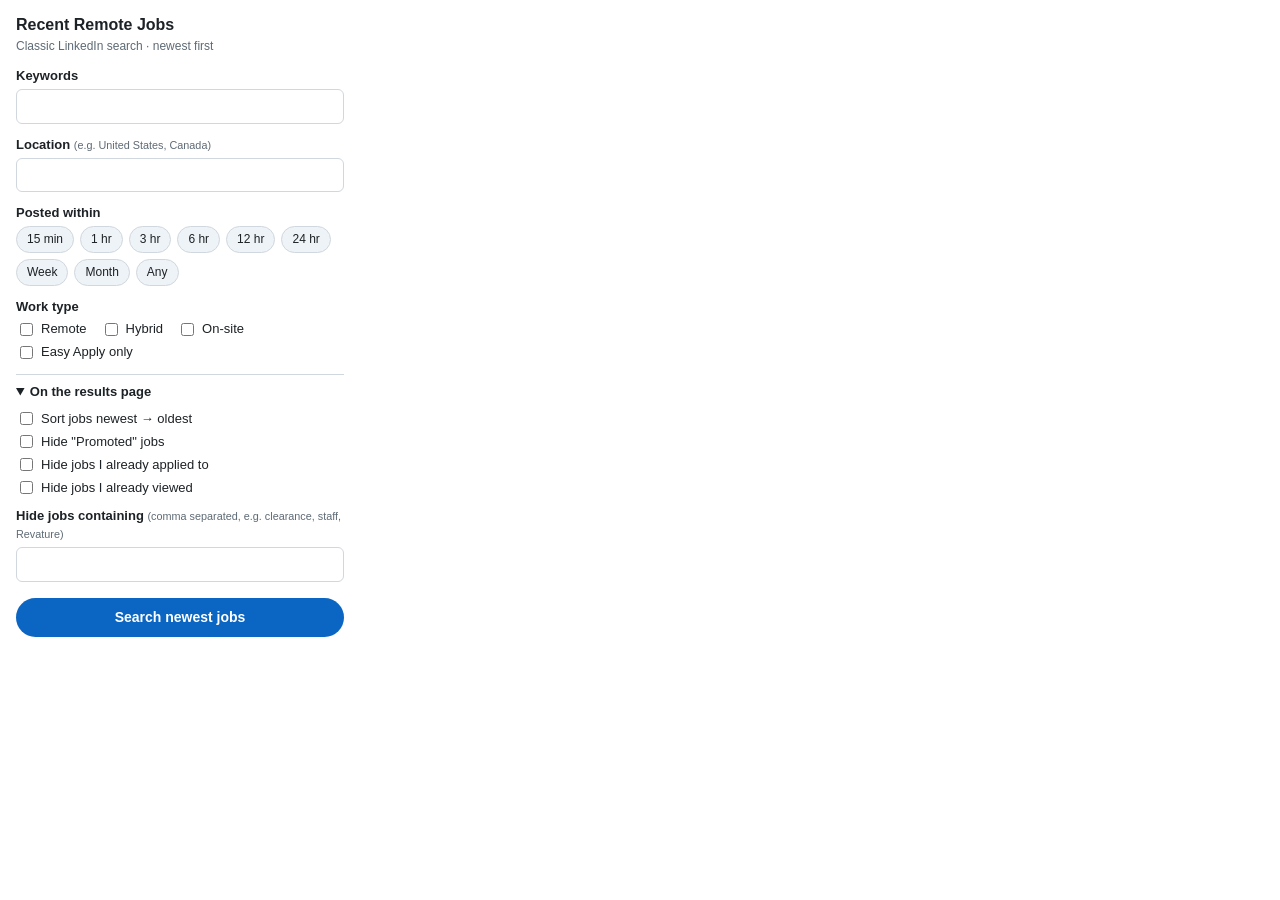
<file: extension/popup.html>
<!doctype html>
<html>
<head>
  <meta charset="utf-8" />
  <link rel="stylesheet" href="popup.css" />
</head>
<body>
  <header>
    <h1>Recent Remote Jobs</h1>
    <p class="sub">Classic LinkedIn search · newest first</p>
  </header>

  <label class="field">
    <span>Keywords</span>
    <input id="keywords" type="text" />
  </label>

  <label class="field">
    <span>Location <small>(e.g. United States, Canada)</small></span>
    <input id="location" type="text" />
  </label>

  <div class="field">
    <span>Posted within</span>
    <div class="chips" id="time">
      <button data-v="900">15 min</button>
      <button data-v="3600">1 hr</button>
      <button data-v="10800">3 hr</button>
      <button data-v="21600">6 hr</button>
      <button data-v="43200">12 hr</button>
      <button data-v="86400">24 hr</button>
      <button data-v="604800">Week</button>
      <button data-v="2592000">Month</button>
      <button data-v="0">Any</button>
    </div>
  </div>

  <div class="field">
    <span>Work type</span>
    <div class="checks">
      <label><input type="checkbox" name="workTypes" value="2" /> Remote</label>
      <label><input type="checkbox" name="workTypes" value="3" /> Hybrid</label>
      <label><input type="checkbox" name="workTypes" value="1" /> On-site</label>
      <label><input type="checkbox" id="easyApply" /> Easy Apply only</label>
    </div>
  </div>

  <details open>
    <summary>On the results page</summary>
    <div class="checks col">
      <label><input type="checkbox" id="sortByTime" /> Sort jobs newest → oldest</label>
      <label><input type="checkbox" id="hidePromoted" /> Hide "Promoted" jobs</label>
      <label><input type="checkbox" id="hideApplied" /> Hide jobs I already applied to</label>
      <label><input type="checkbox" id="hideViewed" /> Hide jobs I already viewed</label>
    </div>
    <label class="field">
      <span>Hide jobs containing <small>(comma separated, e.g. clearance, staff, Revature)</small></span>
      <input id="excludeWords" type="text" />
    </label>
  </details>

  <button id="search" class="primary">Search newest jobs</button>
  <p id="status" class="status"></p>

  <script src="shared.js"></script>
  <script src="popup.js"></script>
</body>
</html>
</file>
<file: extension/popup.css>
:root {
  --bg: #ffffff;
  --fg: #1d2226;
  --muted: #5e6a75;
  --border: #d0d7de;
  --accent: #0a66c2;
  --accent-fg: #ffffff;
  --chip: #eef3f8;
}
@media (prefers-color-scheme: dark) {
  :root {
    --bg: #1b1f23;
    --fg: #e8eaed;
    --muted: #9aa4ae;
    --border: #3a4148;
    --accent: #70b5f9;
    --accent-fg: #0b1620;
    --chip: #2a3138;
  }
}
* { box-sizing: border-box; }
body {
  width: 360px;
  margin: 0;
  padding: 14px 16px 16px;
  font: 13px/1.4 -apple-system, BlinkMacSystemFont, "Segoe UI", sans-serif;
  background: var(--bg);
  color: var(--fg);
}
h1 { font-size: 16px; margin: 0; }
.sub { margin: 2px 0 12px; color: var(--muted); font-size: 12px; }
.field { display: block; margin-bottom: 12px; }
.field > span { display: block; font-weight: 600; margin-bottom: 4px; }
small { font-weight: 400; color: var(--muted); }
input[type="text"] {
  width: 100%;
  padding: 7px 9px;
  border: 1px solid var(--border);
  border-radius: 6px;
  background: var(--bg);
  color: var(--fg);
  font: inherit;
}
input[type="text"]:focus { outline: 2px solid var(--accent); outline-offset: -1px; }
.chips { display: flex; flex-wrap: wrap; gap: 6px; }
.chips button {
  border: 1px solid var(--border);
  background: var(--chip);
  color: var(--fg);
  border-radius: 999px;
  padding: 4px 10px;
  font: inherit;
  font-size: 12px;
  cursor: pointer;
}
.chips button.active { background: var(--accent); color: var(--accent-fg); border-color: var(--accent); }
.checks { display: flex; flex-wrap: wrap; gap: 4px 14px; }
.checks.col { flex-direction: column; margin-bottom: 10px; }
.checks label { display: flex; align-items: center; gap: 5px; cursor: pointer; }
details { border-top: 1px solid var(--border); padding: 8px 0 0; margin-bottom: 8px; }
summary { cursor: pointer; font-weight: 600; margin-bottom: 8px; }
.primary {
  width: 100%;
  padding: 10px;
  border: 0;
  border-radius: 999px;
  background: var(--accent);
  color: var(--accent-fg);
  font: inherit;
  font-weight: 600;
  font-size: 14px;
  cursor: pointer;
  margin-top: 4px;
}
.primary:hover { filter: brightness(1.08); }
.status { min-height: 1em; margin: 8px 0 0; color: var(--muted); font-size: 12px; text-align: center; }
</file>
